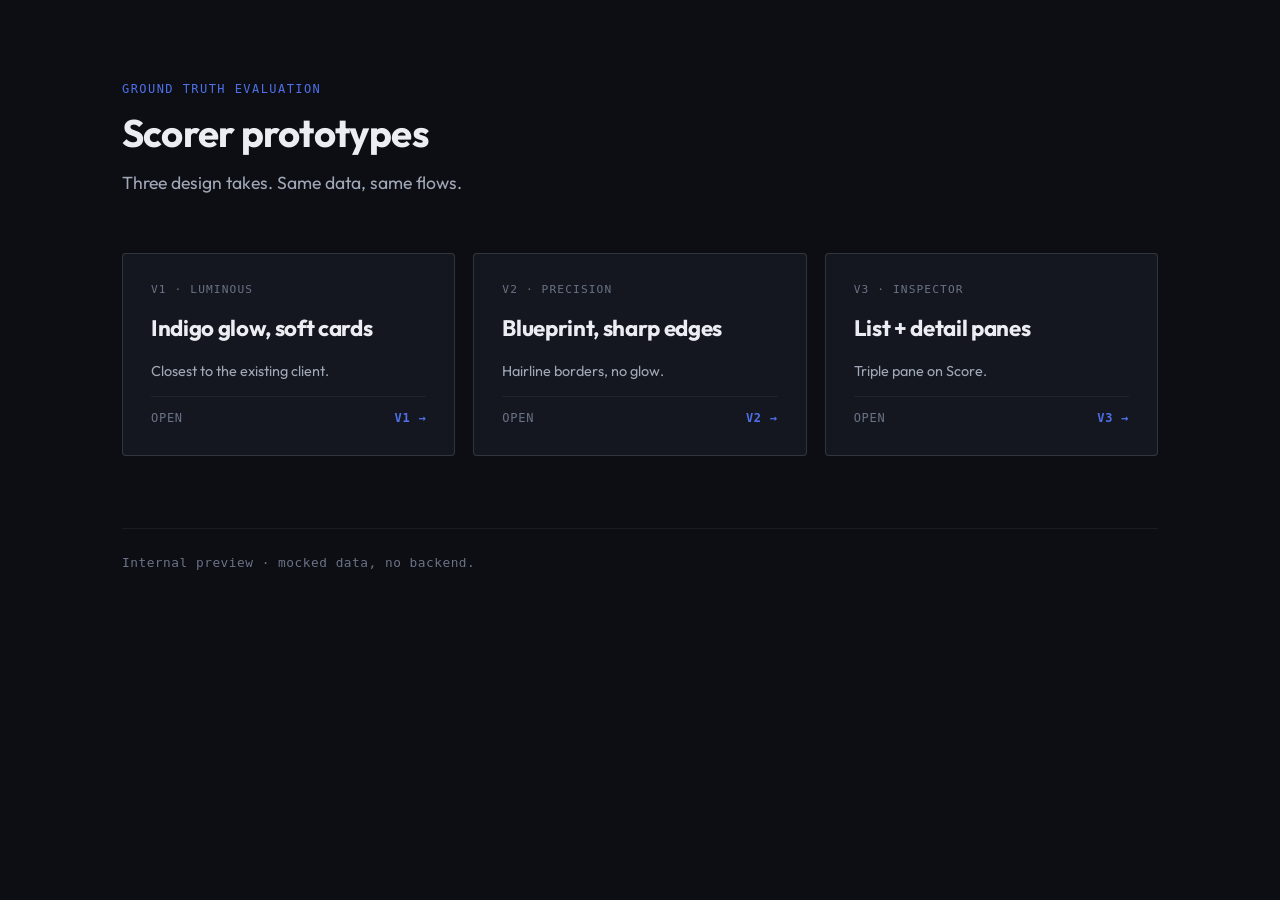
<file: index.html>
<!doctype html>
<html lang="en">
<head>
  <meta charset="utf-8">
  <meta name="viewport" content="width=device-width,initial-scale=1">
  <title>Scorer Prototypes · Ground Truth Evaluation</title>
  <link rel="preconnect" href="https://fonts.googleapis.com">
  <link rel="preconnect" href="https://fonts.gstatic.com" crossorigin>
  <link href="https://fonts.googleapis.com/css2?family=Outfit:wght@300;400;600;700&display=swap" rel="stylesheet">
  <style>
    :root {
      color-scheme: dark;
      --bg: #0c0e13;
      --card: #14171f;
      --card-2: #1a1e27;
      --border: rgba(255, 255, 255, 0.13);
      --text: #ebedf2;
      --text-2: #a0a7b6;
      --text-3: #6a7286;
      --accent: #4f70e8;
      --mono: ui-monospace, "SF Mono", Menlo, monospace;
    }
    * { box-sizing: border-box; }
    html, body { margin: 0; padding: 0; min-height: 100vh; }
    body {
      background: var(--bg);
      color: var(--text);
      font-family: "Outfit", -apple-system, BlinkMacSystemFont, system-ui, sans-serif;
      line-height: 1.5;
      -webkit-font-smoothing: antialiased;
    }
    .wrap {
      max-width: 1100px;
      margin: 0 auto;
      padding: 80px 32px 64px;
    }
    .eyebrow {
      font-family: var(--mono);
      font-size: 0.75rem;
      letter-spacing: 0.12em;
      text-transform: uppercase;
      color: var(--accent);
      font-weight: 500;
      margin-bottom: 14px;
    }
    h1 {
      font-size: 2.4rem;
      font-weight: 700;
      letter-spacing: -0.02em;
      line-height: 1.1;
      margin: 0 0 16px;
    }
    .lede {
      color: var(--text-2);
      font-size: 1.1rem;
      max-width: 64ch;
      margin: 0 0 56px;
    }
    .grid {
      display: grid;
      grid-template-columns: repeat(auto-fit, minmax(300px, 1fr));
      gap: 18px;
    }
    .card {
      display: flex;
      flex-direction: column;
      gap: 14px;
      padding: 28px;
      background: var(--card);
      border: 1px solid var(--border);
      border-radius: 4px;
      text-decoration: none;
      color: inherit;
      transition: border-color 150ms, background 150ms;
    }
    .card:hover {
      border-color: var(--accent);
      background: var(--card-2);
    }
    .card__tag {
      font-family: var(--mono);
      font-size: 0.7rem;
      letter-spacing: 0.10em;
      text-transform: uppercase;
      color: var(--text-3);
      font-weight: 500;
    }
    .card__title {
      font-size: 1.4rem;
      font-weight: 700;
      letter-spacing: -0.015em;
    }
    .card__sub {
      color: var(--text-2);
      font-size: 0.9rem;
      line-height: 1.55;
    }
    .card__meta {
      display: flex;
      flex-wrap: wrap;
      gap: 6px;
      margin-top: 6px;
    }
    .pill {
      font-family: var(--mono);
      font-size: 0.7rem;
      letter-spacing: 0.06em;
      text-transform: uppercase;
      color: var(--text-2);
      padding: 3px 9px;
      border: 1px solid var(--border);
      border-radius: 3px;
    }
    .pill--accent { color: var(--accent); border-color: rgba(79, 112, 232, 0.45); }
    .card__footer {
      display: flex;
      justify-content: space-between;
      align-items: center;
      margin-top: auto;
      padding-top: 12px;
      border-top: 1px solid rgba(255, 255, 255, 0.05);
      font-family: var(--mono);
      font-size: 0.75rem;
      letter-spacing: 0.06em;
      color: var(--text-3);
      text-transform: uppercase;
    }
    .card__cta {
      color: var(--accent);
      font-weight: 600;
    }
    .footer {
      margin-top: 72px;
      padding-top: 24px;
      border-top: 1px solid rgba(255, 255, 255, 0.06);
      font-family: var(--mono);
      font-size: 0.8rem;
      color: var(--text-3);
      letter-spacing: 0.04em;
    }
    .footer a { color: var(--accent); text-decoration: none; }
  </style>
</head>
<body>
  <div class="wrap">
    <div class="eyebrow">Ground Truth Evaluation</div>
    <h1>Scorer prototypes</h1>
    <p class="lede">Three design takes. Same data, same flows.</p>

    <div class="grid">
      <a class="card" href="v1/index.html">
        <span class="card__tag">v1 · Luminous</span>
        <span class="card__title">Indigo glow, soft cards</span>
        <span class="card__sub">Closest to the existing client.</span>
        <div class="card__footer">
          <span>Open</span>
          <span class="card__cta">v1 →</span>
        </div>
      </a>

      <a class="card" href="v2/index.html">
        <span class="card__tag">v2 · Precision</span>
        <span class="card__title">Blueprint, sharp edges</span>
        <span class="card__sub">Hairline borders, no glow.</span>
        <div class="card__footer">
          <span>Open</span>
          <span class="card__cta">v2 →</span>
        </div>
      </a>

      <a class="card" href="v3/index.html">
        <span class="card__tag">v3 · Inspector</span>
        <span class="card__title">List + detail panes</span>
        <span class="card__sub">Triple pane on Score.</span>
        <div class="card__footer">
          <span>Open</span>
          <span class="card__cta">v3 →</span>
        </div>
      </a>
    </div>

    <div class="footer">Internal preview · mocked data, no backend.</div>
  </div>
</body>
</html>
</file>
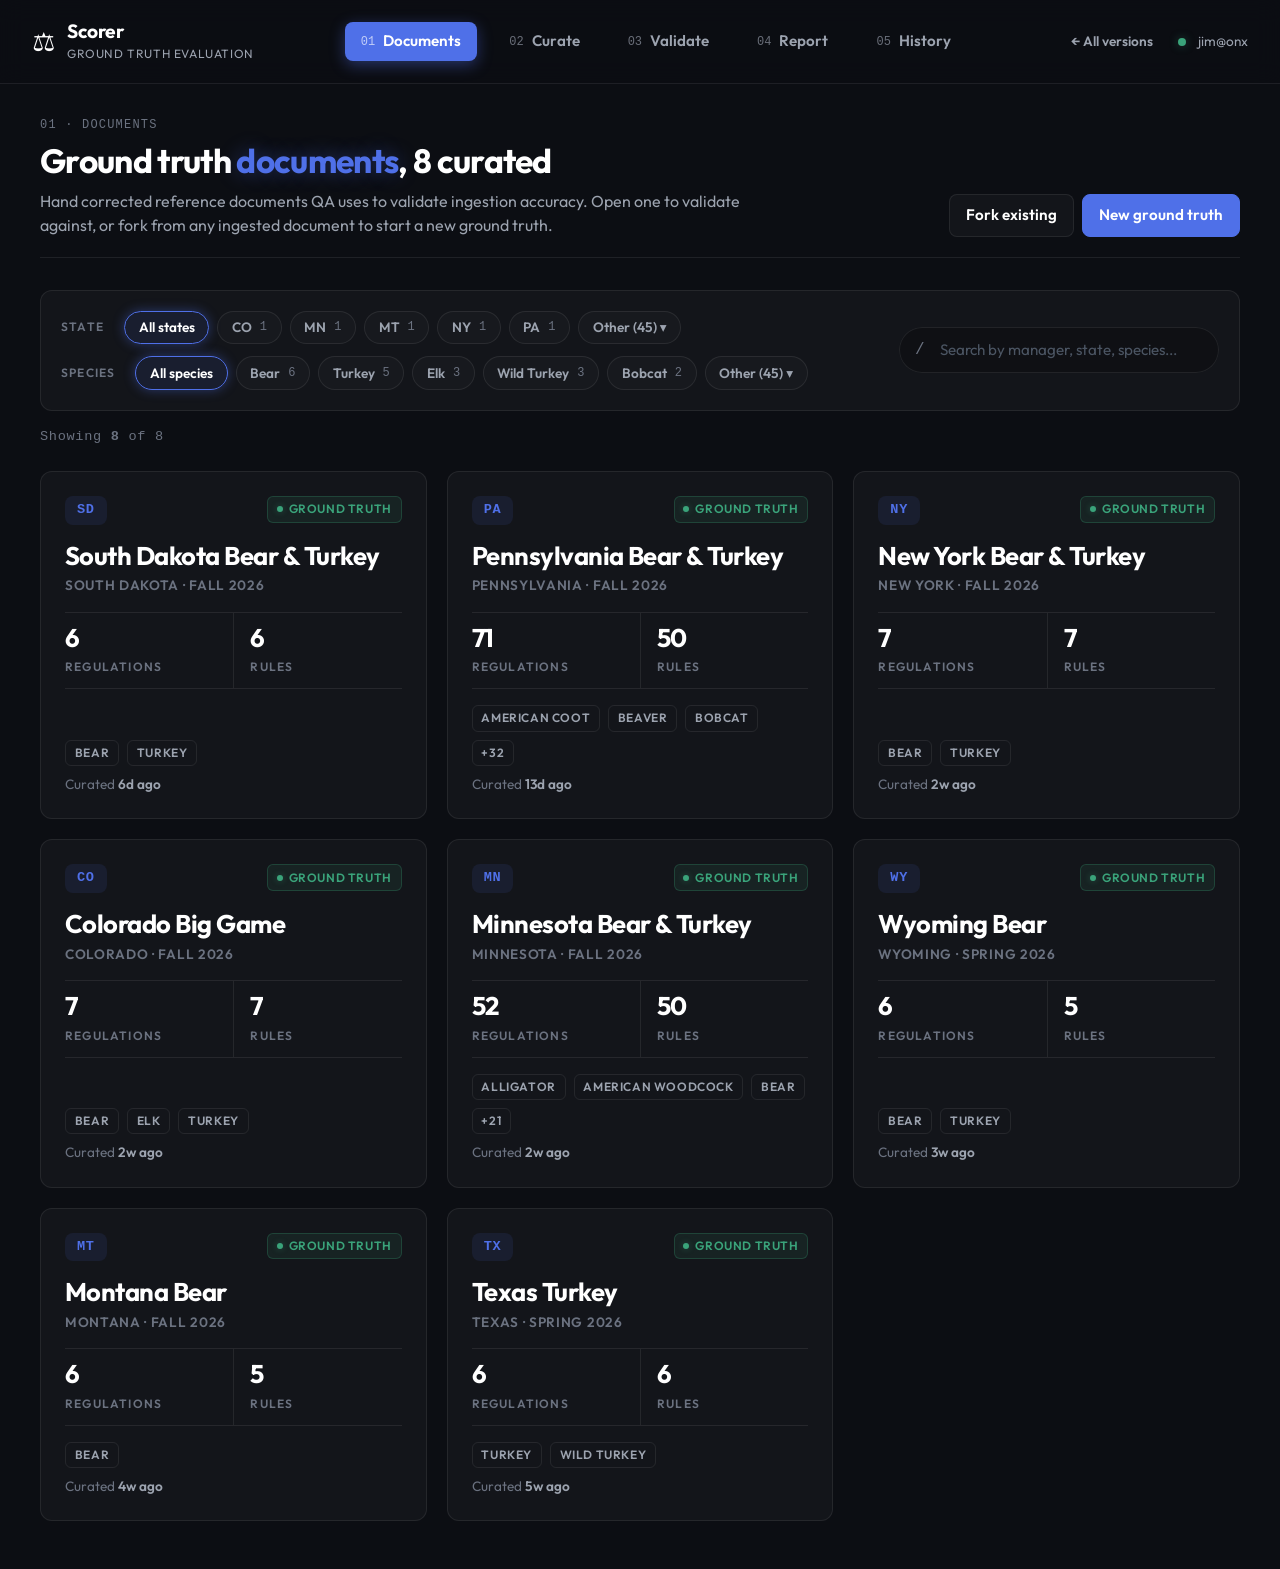
<file: v1/index.html>
<!doctype html>
<html lang="en">
<head>
  <meta charset="utf-8">
  <meta name="viewport" content="width=device-width,initial-scale=1">
  <title>Scorer, Ground Truth Evaluation</title>
  <link rel="preconnect" href="https://fonts.googleapis.com">
  <link rel="preconnect" href="https://fonts.gstatic.com" crossorigin>
  <link href="https://fonts.googleapis.com/css2?family=Outfit:wght@300;400;600;700&display=swap" rel="stylesheet">
  <link rel="stylesheet" href="styles/tokens.css">
  <link rel="stylesheet" href="styles/base.css">
  <link rel="stylesheet" href="styles/components.css">
</head>
<body>
  <div class="app">
    <header class="stage-rail" role="banner">
      <div class="stage-rail__brand">
        <div class="stage-rail__seal" aria-hidden="true">⚖️</div>
        <div>
          <div class="stage-rail__title">Scorer</div>
          <div class="stage-rail__subtitle">Ground Truth Evaluation</div>
        </div>
      </div>
      <nav class="stages" aria-label="Stages">
        <a class="stages__item" data-route="library" href="#library">
          <span class="stages__index">01</span><span>Documents</span>
        </a>
        <span class="stages__sep" aria-hidden="true"></span>
        <a class="stages__item" data-route="create" href="#create">
          <span class="stages__index">02</span><span>Curate</span>
        </a>
        <span class="stages__sep" aria-hidden="true"></span>
        <a class="stages__item" data-route="score" href="#score">
          <span class="stages__index">03</span><span>Validate</span>
        </a>
        <span class="stages__sep" aria-hidden="true"></span>
        <a class="stages__item" data-route="report" href="#report">
          <span class="stages__index">04</span><span>Report</span>
        </a>
        <span class="stages__sep" aria-hidden="true"></span>
        <a class="stages__item" data-route="history" href="#history">
          <span class="stages__index">05</span><span>History</span>
        </a>
      </nav>
      <div class="stage-rail__user">
        <a class="btn btn--ghost btn--sm" href="../" title="Back to versions picker">← All versions</a>
        <span class="stage-rail__user-dot" aria-hidden="true"></span>
        <span>jim@onx</span>
      </div>
    </header>

    <main>
      <section class="view" data-view="library" id="view-library"></section>
      <section class="view" data-view="create" id="view-create"></section>
      <section class="view" data-view="score" id="view-score"></section>
      <section class="view" data-view="report" id="view-report"></section>
      <section class="view" data-view="history" id="view-history"></section>
    </main>
  </div>

  <script src="scripts/data.js"></script>
  <script src="scripts/multi-filter.js"></script>
  <script src="scripts/router.js"></script>
  <script src="scripts/views/library.js"></script>
  <script src="scripts/views/create.js"></script>
  <script src="scripts/views/score.js"></script>
  <script src="scripts/views/report.js"></script>
  <script src="scripts/views/history.js"></script>
  <script>
    window.Scorer.router.init();
  </script>
</body>
</html>
</file>
<file: v1/styles/tokens.css>
:root {
  color-scheme: dark;

  --bg-dark: #0c0e13;
  --bg-elev-1: rgba(255, 255, 255, 0.02);
  --bg-elev-2: rgba(255, 255, 255, 0.03);
  --bg-elev-3: rgba(255, 255, 255, 0.05);
  --bg-inset:  rgba(0, 0, 0, 0.20);

  --card-bg: rgba(255, 255, 255, 0.03);
  --card-border: rgba(255, 255, 255, 0.08);
  --card-border-strong: rgba(255, 255, 255, 0.14);

  --text-primary:   #ffffff;
  --text-secondary: #9ca3af;
  --text-tertiary:  #6b7280;
  --text-muted:     #4b5563;

  --accent: #4f70e8;
  --accent-hover: #6884ec;
  --accent-glow: rgba(79, 112, 232, 0.40);
  --accent-soft: rgba(79, 112, 232, 0.10);
  --accent-softer: rgba(79, 112, 232, 0.05);

  --status-pending:   #94a3b8;
  --status-running:   #4f70e8;
  --status-completed: #3aa37a;
  --status-failed:    #d04545;
  --status-cancelled: #d4a017;
  --status-paused:    #8b5cf6;

  --status-correct: var(--status-completed);
  --status-missing: var(--status-cancelled);
  --status-extra:   var(--status-failed);

  --status-correct-soft: rgba(58, 163, 122, 0.10);
  --status-missing-soft: rgba(212, 160, 23, 0.10);
  --status-extra-soft:   rgba(208, 69, 69, 0.10);

  --status-correct-glow: rgba(58, 163, 122, 0.40);
  --status-missing-glow: rgba(212, 160, 23, 0.40);
  --status-extra-glow:   rgba(208, 69, 69, 0.40);

  --space-1: 4px;
  --space-2: 8px;
  --space-3: 12px;
  --space-4: 16px;
  --space-5: 20px;
  --space-6: 24px;
  --space-7: 28px;
  --space-8: 32px;
  --space-10: 40px;
  --space-12: 48px;
  --space-16: 64px;

  --radius-sm: 6px;
  --radius-md: 8px;
  --radius-lg: 12px;
  --radius-xl: 20px;
  --radius-pill: 999px;

  --font-ui: "Outfit", -apple-system, BlinkMacSystemFont, "Segoe UI", system-ui, sans-serif;
  --font-mono: ui-monospace, "SF Mono", Menlo, Monaco, "Cascadia Mono", monospace;

  --fs-xxs: 0.75rem;
  --fs-xs:  0.85rem;
  --fs-sm:  0.95rem;
  --fs-base: 1rem;
  --fs-md: 1.1rem;
  --fs-lg: 1.25rem;
  --fs-xl: 1.6rem;
  --fs-2xl: 2.1rem;
  --fs-3xl: 2.75rem;

  --tracking-tight: -0.02em;
  --tracking-normal: 0;
  --tracking-wide: 0.05em;
  --tracking-wider: 0.10em;

  --duration-fast: 150ms;
  --duration-base: 200ms;
  --duration-slow: 300ms;
  --ease-out: cubic-bezier(0.4, 0, 0.2, 1);
  --ease-emph: cubic-bezier(0.16, 1, 0.3, 1);
}
</file>
<file: v1/styles/base.css>
*, *::before, *::after { box-sizing: border-box; }

html, body {
  margin: 0;
  padding: 0;
  background-color: var(--bg-dark);
  color: var(--text-primary);
  font-family: var(--font-ui);
  font-size: var(--fs-base);
  line-height: 1.5;
  -webkit-font-smoothing: antialiased;
  -webkit-tap-highlight-color: transparent;
  min-height: 100vh;
}

body::before {
  content: "";
  position: fixed;
  top: -50%;
  left: -50%;
  width: 200%;
  height: 200%;
  background: radial-gradient(circle at center, rgba(99, 102, 241, 0.08) 0%, transparent 50%);
  z-index: -1;
  pointer-events: none;
}

a {
  color: inherit;
  text-decoration: none;
}

button, input, textarea, select, [role="button"] {
  touch-action: manipulation;
}

button {
  font: inherit;
  color: inherit;
  background: none;
  border: 0;
  cursor: pointer;
  padding: 0;
}

input, textarea, select {
  font: inherit;
  color: inherit;
}

input[type="checkbox"] {
  accent-color: var(--accent);
  width: 16px;
  height: 16px;
  cursor: pointer;
}

input:focus-visible,
textarea:focus-visible,
button:focus-visible,
[role="button"]:focus-visible {
  outline: 1px solid var(--accent);
  outline-offset: 2px;
}

::selection {
  background: var(--accent-soft);
  color: var(--text-primary);
}

h1, h2, h3, h4 {
  margin: 0;
  font-weight: 700;
  letter-spacing: var(--tracking-tight);
}

h1 {
  font-size: var(--fs-2xl);
  line-height: 1.15;
}

h2 {
  font-size: var(--fs-xl);
  font-weight: 600;
}

h3 {
  font-size: var(--fs-lg);
  font-weight: 600;
}

p { margin: 0; }

.highlight {
  color: var(--accent);
  text-shadow: 0 0 20px var(--accent-glow);
}

.app {
  display: grid;
  grid-template-rows: auto 1fr;
  min-height: 100vh;
}

.view {
  display: none;
  padding: var(--space-8) var(--space-10) var(--space-12);
  max-width: 1400px;
  margin: 0 auto;
  width: 100%;
}

.view[data-active] {
  display: block;
}

.view-header {
  display: flex;
  align-items: flex-end;
  justify-content: space-between;
  gap: var(--space-6);
  margin-bottom: var(--space-8);
  padding-bottom: var(--space-5);
  border-bottom: 1px solid var(--card-border);
}

.view-header__intro {
  display: flex;
  flex-direction: column;
  gap: var(--space-2);
}

.view-eyebrow {
  font-family: var(--font-mono);
  font-size: var(--fs-xxs);
  letter-spacing: var(--tracking-wider);
  text-transform: uppercase;
  color: var(--text-tertiary);
}

.view-lede {
  color: var(--text-secondary);
  font-size: var(--fs-base);
  max-width: 64ch;
}
</file>
<file: v1/styles/components.css>
/* Stage rail (top header nav) */
.stage-rail {
  display: grid;
  grid-template-columns: auto 1fr auto;
  align-items: center;
  gap: var(--space-8);
  padding: var(--space-5) var(--space-8);
  border-bottom: 1px solid var(--card-border);
  background: rgba(12, 14, 19, 0.85);
  backdrop-filter: blur(12px);
  position: sticky;
  top: 0;
  z-index: 100;
}

.stage-rail__brand {
  display: flex;
  align-items: center;
  gap: var(--space-3);
}

.stage-rail__seal {
  font-size: 1.6rem;
  line-height: 1;
}

.stage-rail__title {
  font-size: 1.2rem;
  font-weight: 700;
  letter-spacing: var(--tracking-tight);
  line-height: 1.2;
}

.stage-rail__subtitle {
  font-size: var(--fs-xxs);
  letter-spacing: var(--tracking-wide);
  text-transform: uppercase;
  color: var(--text-secondary);
  margin-top: 2px;
}

.stages {
  display: flex;
  align-items: center;
  gap: var(--space-2);
  justify-content: center;
}

.stages__item {
  display: flex;
  align-items: center;
  gap: var(--space-2);
  padding: var(--space-2) var(--space-4);
  font-size: var(--fs-sm);
  font-weight: 600;
  color: var(--text-secondary);
  border-radius: var(--radius-md);
  transition: color var(--duration-base) var(--ease-out), background var(--duration-base) var(--ease-out);
}

.stages__item:hover {
  color: var(--text-primary);
  background: rgba(255, 255, 255, 0.05);
}

.stages__item[aria-current="page"] {
  color: var(--text-primary);
  background: var(--accent);
  box-shadow: 0 4px 15px var(--accent-glow);
}

.stages__index {
  font-family: var(--font-mono);
  font-size: var(--fs-xxs);
  font-weight: 400;
  opacity: 0.65;
}

.stage-rail__user {
  display: flex;
  align-items: center;
  gap: var(--space-3);
  font-size: var(--fs-xs);
  color: var(--text-secondary);
}

.stage-rail__user-dot {
  width: 8px;
  height: 8px;
  border-radius: 50%;
  background: var(--status-completed);
  box-shadow: 0 0 10px var(--status-correct-glow);
}

/* Buttons */
.btn {
  display: inline-flex;
  align-items: center;
  gap: var(--space-2);
  padding: 0.55rem 1rem;
  font-size: var(--fs-sm);
  font-weight: 600;
  border-radius: var(--radius-md);
  border: 1px solid var(--card-border);
  background: var(--card-bg);
  color: var(--text-primary);
  transition: background var(--duration-fast) var(--ease-out), border-color var(--duration-fast) var(--ease-out), box-shadow var(--duration-fast) var(--ease-out), transform var(--duration-fast) var(--ease-out);
}

.btn:hover {
  background: var(--bg-elev-3);
  border-color: var(--card-border-strong);
}

.btn--primary {
  background: var(--accent);
  border-color: var(--accent);
  color: var(--text-primary);
}

.btn--primary:hover {
  background: var(--accent-hover);
  border-color: var(--accent-hover);
  box-shadow: 0 4px 15px var(--accent-glow);
}

.btn--ghost {
  background: transparent;
  border-color: transparent;
  color: var(--text-secondary);
}

.btn--ghost:hover {
  color: var(--text-primary);
  background: rgba(255, 255, 255, 0.05);
  border-color: var(--card-border);
}

.btn--sm {
  padding: 0.35rem 0.75rem;
  font-size: var(--fs-xs);
}

.btn--danger {
  background: transparent;
  border-color: var(--status-extra-line);
  color: var(--status-extra);
}

.btn--danger:hover {
  background: var(--status-extra-soft);
  border-color: var(--status-extra);
  color: var(--status-extra);
  box-shadow: 0 0 12px var(--status-extra-glow);
}

.btn[disabled] {
  opacity: 0.4;
  cursor: not-allowed;
}

.btn[disabled]:hover {
  background: var(--card-bg);
  border-color: var(--card-border);
  box-shadow: none;
}

.btn__kbd {
  font-family: var(--font-mono);
  font-size: var(--fs-xxs);
  color: var(--text-tertiary);
  border: 1px solid var(--card-border);
  padding: 1px 5px;
  border-radius: var(--radius-sm);
  margin-left: var(--space-1);
}

/* Inputs */
.input {
  width: 100%;
  padding: 0.65rem 0.95rem;
  background: rgba(0, 0, 0, 0.20);
  border: 1px solid var(--card-border);
  border-radius: var(--radius-md);
  font-size: var(--fs-sm);
  color: var(--text-primary);
  transition: border-color var(--duration-fast) var(--ease-out), box-shadow var(--duration-fast) var(--ease-out);
  font-family: inherit;
}

.input::placeholder {
  color: var(--text-muted);
}

.input:focus-visible {
  outline: none;
  border-color: var(--accent);
  box-shadow: 0 0 15px var(--accent-glow);
}

.search {
  position: relative;
  width: 320px;
  flex-shrink: 0;
  border-radius: var(--radius-pill);
  overflow: hidden;
}

.search__icon {
  position: absolute;
  left: 1rem;
  top: 50%;
  transform: translateY(-50%);
  color: var(--text-tertiary);
  pointer-events: none;
  font-family: var(--font-mono);
}

.search .input {
  padding-left: 2.5rem;
  border-radius: inherit;
}

.textarea {
  width: 100%;
  padding: var(--space-4);
  background: rgba(0, 0, 0, 0.20);
  border: 1px solid var(--card-border);
  border-radius: var(--radius-md);
  color: var(--text-primary);
  font-family: var(--font-mono);
  font-size: var(--fs-xs);
  line-height: 1.6;
  resize: vertical;
  min-height: 280px;
}

.textarea:focus-visible {
  outline: none;
  border-color: var(--accent);
  box-shadow: 0 0 15px var(--accent-glow);
}

/* Chips (filters) */
.chip-row {
  display: flex;
  align-items: center;
  gap: var(--space-2);
  flex-wrap: wrap;
}

.chip-group__label {
  font-size: var(--fs-xxs);
  letter-spacing: var(--tracking-wider);
  text-transform: uppercase;
  color: var(--text-tertiary);
  margin-right: var(--space-2);
  font-weight: 600;
}

.chip {
  display: inline-flex;
  align-items: center;
  gap: var(--space-2);
  padding: 0.35rem 0.85rem;
  font-size: var(--fs-xs);
  font-weight: 600;
  border: 1px solid var(--card-border);
  border-radius: var(--radius-pill);
  color: var(--text-secondary);
  background: var(--bg-elev-1);
  transition: border-color var(--duration-fast) var(--ease-out), background var(--duration-fast) var(--ease-out), color var(--duration-fast) var(--ease-out), box-shadow var(--duration-fast) var(--ease-out);
}

.chip:hover {
  color: var(--text-primary);
  border-color: var(--card-border-strong);
}

.chip[aria-pressed="true"] {
  color: var(--text-primary);
  background: var(--accent-soft);
  border-color: var(--accent);
  box-shadow: 0 0 12px var(--accent-glow);
}

.chip__count {
  font-size: var(--fs-xxs);
  font-family: var(--font-mono);
  font-weight: 400;
  color: var(--text-tertiary);
}

.chip[aria-pressed="true"] .chip__count { color: var(--accent); }

/* Manager card (field-manual style adapted to indigo dark) */
.cards-grid {
  display: grid;
  grid-template-columns: repeat(auto-fill, minmax(340px, 1fr));
  gap: var(--space-5);
  margin-top: var(--space-6);
}

.manager-card {
  position: relative;
  display: grid;
  grid-template-rows: auto auto 1fr auto;
  gap: var(--space-4);
  padding: var(--space-6);
  background: var(--card-bg);
  border: 1px solid var(--card-border);
  border-radius: var(--radius-lg);
  transition: border-color var(--duration-base) var(--ease-out), background var(--duration-base) var(--ease-out), box-shadow var(--duration-base) var(--ease-out);
  text-align: left;
  cursor: pointer;
  width: 100%;
  font-family: inherit;
}

.manager-card:hover {
  border-color: var(--accent);
  box-shadow: 0 0 30px rgba(79, 112, 232, 0.10);
}

.manager-card--selected {
  border-color: var(--accent);
  background: var(--accent-softer);
  box-shadow: 0 0 30px rgba(79, 112, 232, 0.15);
}

.manager-card__head {
  display: flex;
  align-items: flex-start;
  justify-content: space-between;
  gap: var(--space-3);
}

.manager-card__seal {
  background: var(--accent-soft);
  color: var(--accent);
  padding: 0.25rem 0.75rem;
  border-radius: var(--radius-md);
  font-weight: 700;
  font-size: var(--fs-xs);
  letter-spacing: var(--tracking-wide);
  font-family: var(--font-mono);
}

.manager-card__truth-flag {
  display: inline-flex;
  align-items: center;
  gap: 6px;
  font-size: var(--fs-xxs);
  font-weight: 600;
  letter-spacing: var(--tracking-wide);
  text-transform: uppercase;
  color: var(--status-completed);
  padding: 0.2rem 0.55rem;
  border-radius: var(--radius-sm);
  background: rgba(58, 163, 122, 0.10);
  border: 1px solid rgba(58, 163, 122, 0.25);
}

.manager-card__truth-flag::before {
  content: "";
  width: 6px;
  height: 6px;
  background: var(--status-completed);
  border-radius: 50%;
  box-shadow: 0 0 6px var(--status-correct-glow);
}

.manager-card__draft-flag {
  display: inline-flex;
  align-items: center;
  gap: 6px;
  font-size: var(--fs-xxs);
  font-weight: 600;
  letter-spacing: var(--tracking-wide);
  text-transform: uppercase;
  color: var(--status-cancelled);
  padding: 0.2rem 0.55rem;
  border-radius: var(--radius-sm);
  border: 1px dashed rgba(212, 160, 23, 0.4);
}

.manager-card__name {
  font-size: var(--fs-xl);
  font-weight: 700;
  color: var(--text-primary);
  letter-spacing: var(--tracking-tight);
  line-height: 1.2;
}

.manager-card__locale {
  font-size: var(--fs-xs);
  letter-spacing: var(--tracking-wide);
  text-transform: uppercase;
  color: var(--text-tertiary);
  font-weight: 600;
  margin-top: 4px;
}

.manager-card__counts {
  display: grid;
  grid-template-columns: 1fr 1fr;
  border-top: 1px solid var(--card-border);
  border-bottom: 1px solid var(--card-border);
}

.manager-card__count {
  display: flex;
  flex-direction: column;
  gap: 2px;
  padding: var(--space-3) 0;
}

.manager-card__count + .manager-card__count {
  border-left: 1px solid var(--card-border);
  padding-left: var(--space-4);
}

.manager-card__count-num {
  font-size: var(--fs-xl);
  color: var(--text-primary);
  font-weight: 700;
  letter-spacing: var(--tracking-tight);
  line-height: 1;
}

.manager-card__count-label {
  font-size: var(--fs-xxs);
  letter-spacing: var(--tracking-wider);
  text-transform: uppercase;
  color: var(--text-tertiary);
  font-weight: 600;
  margin-top: 6px;
}

.manager-card__species {
  display: flex;
  gap: var(--space-2);
  flex-wrap: wrap;
}

.manager-card__species-tag {
  font-size: var(--fs-xxs);
  font-weight: 600;
  letter-spacing: var(--tracking-wide);
  text-transform: uppercase;
  color: var(--text-secondary);
  padding: 0.2rem 0.55rem;
  border: 1px solid var(--card-border);
  border-radius: var(--radius-sm);
  white-space: nowrap;
}

.manager-card__foot {
  display: flex;
  flex-direction: column;
  gap: var(--space-2);
  font-size: var(--fs-xs);
  color: var(--text-tertiary);
}

.manager-card__foot > div:last-child {
  align-self: flex-start;
  white-space: nowrap;
}

.manager-card__foot strong {
  color: var(--text-secondary);
  font-weight: 600;
}

/* Toolbar */
.toolbar {
  display: grid;
  grid-template-columns: 1fr auto;
  align-items: center;
  gap: var(--space-5);
  padding: var(--space-5);
  background: var(--card-bg);
  border: 1px solid var(--card-border);
  border-radius: var(--radius-lg);
}

.toolbar__filters {
  display: flex;
  flex-direction: column;
  gap: var(--space-3);
}

.toolbar__row {
  display: flex;
  align-items: center;
  gap: var(--space-3);
  flex-wrap: wrap;
}

.toolbar__divider {
  width: 1px;
  height: 18px;
  background: var(--card-border);
}

.toolbar__count {
  font-size: var(--fs-xs);
  color: var(--text-tertiary);
  letter-spacing: var(--tracking-wide);
  font-family: var(--font-mono);
}

/* Harvest tag (signature element) */
.tag {
  --tag-color: var(--text-secondary);
  --tag-bg: var(--card-bg);
  --tag-border: var(--card-border);
  position: relative;
  display: grid;
  grid-template-columns: auto 1fr auto;
  gap: var(--space-3);
  align-items: center;
  padding: var(--space-3) var(--space-4);
  background: var(--tag-bg);
  border: 1px solid var(--tag-border);
  border-radius: var(--radius-md);
  transition: border-color var(--duration-fast) var(--ease-out), background var(--duration-fast) var(--ease-out);
  text-align: left;
  width: 100%;
  font-family: inherit;
}

.tag::before {
  content: "";
  width: 8px;
  height: 8px;
  background: var(--tag-color);
  border-radius: 50%;
  box-shadow: 0 0 8px color-mix(in srgb, var(--tag-color) 60%, transparent);
  flex-shrink: 0;
}

.tag__body {
  display: flex;
  flex-direction: column;
  gap: 4px;
  min-width: 0;
}

.tag__head {
  display: flex;
  align-items: center;
  gap: var(--space-3);
  font-family: var(--font-mono);
  font-size: var(--fs-xxs);
  letter-spacing: var(--tracking-wide);
  text-transform: uppercase;
  color: var(--text-tertiary);
}

.tag__id {
  color: var(--tag-color);
  font-weight: 500;
}

.tag__sep {
  color: var(--text-muted);
}

.tag__summary {
  font-size: var(--fs-sm);
  color: var(--text-primary);
  line-height: 1.4;
  font-weight: 500;
}

.tag__check {
  width: 18px;
  height: 18px;
  border-radius: var(--radius-sm);
  border: 1px solid var(--card-border);
  display: grid;
  place-items: center;
  background: rgba(0, 0, 0, 0.20);
  font-family: var(--font-mono);
  font-size: 11px;
  color: transparent;
  transition: background var(--duration-fast) var(--ease-out), border-color var(--duration-fast) var(--ease-out), color var(--duration-fast) var(--ease-out);
  flex-shrink: 0;
}

.tag[aria-pressed="true"] .tag__check {
  background: var(--accent);
  border-color: var(--accent);
  color: var(--text-primary);
}

.tag[aria-pressed="true"] {
  border-color: var(--accent);
  background: var(--accent-softer);
}

.tag--correct {
  --tag-color: var(--status-correct);
  --tag-bg: var(--status-correct-soft);
  --tag-border: rgba(58, 163, 122, 0.30);
}

.tag--missing {
  --tag-color: var(--status-missing);
  --tag-bg: transparent;
  --tag-border: rgba(212, 160, 23, 0.45);
  border-style: dashed;
}

.tag--missing .tag__summary {
  color: var(--text-secondary);
}

.tag--extra {
  --tag-color: var(--status-extra);
  --tag-bg: var(--status-extra-soft);
  --tag-border: rgba(208, 69, 69, 0.35);
}

.tag-stack {
  display: flex;
  flex-direction: column;
  gap: var(--space-2);
}

/* Bucket headline (report) */
.bucket-row {
  display: grid;
  grid-template-columns: repeat(3, 1fr);
  gap: var(--space-4);
  margin-bottom: var(--space-8);
}

.bucket {
  position: relative;
  padding: var(--space-6);
  background: var(--card-bg);
  border: 1px solid var(--card-border);
  border-radius: var(--radius-lg);
  display: flex;
  flex-direction: column;
  gap: var(--space-3);
  cursor: pointer;
  transition: border-color var(--duration-base) var(--ease-out), background var(--duration-base) var(--ease-out), box-shadow var(--duration-base) var(--ease-out);
  text-align: left;
  font-family: inherit;
  overflow: hidden;
}

.bucket::before {
  content: "";
  position: absolute;
  top: 0;
  left: 0;
  right: 0;
  height: 3px;
  background: var(--bucket-color);
  box-shadow: 0 0 12px var(--bucket-glow);
}

.bucket--correct { --bucket-color: var(--status-correct); --bucket-glow: var(--status-correct-glow); }
.bucket--missing { --bucket-color: var(--status-missing); --bucket-glow: var(--status-missing-glow); }
.bucket--extra   { --bucket-color: var(--status-extra);   --bucket-glow: var(--status-extra-glow); }

.bucket:hover {
  border-color: var(--bucket-color);
}

.bucket[aria-current="page"] {
  border-color: var(--bucket-color);
  background: rgba(255, 255, 255, 0.05);
  box-shadow: 0 0 30px var(--bucket-glow);
}

.bucket__label {
  font-size: var(--fs-xxs);
  letter-spacing: var(--tracking-wider);
  text-transform: uppercase;
  color: var(--text-tertiary);
  font-weight: 600;
}

.bucket__num {
  font-size: var(--fs-3xl);
  font-weight: 700;
  color: var(--bucket-color);
  letter-spacing: var(--tracking-tight);
  line-height: 1;
  text-shadow: 0 0 24px var(--bucket-glow);
}

.bucket__caption {
  font-size: var(--fs-xs);
  color: var(--text-secondary);
}

/* Score summary */
.score-summary {
  display: grid;
  grid-template-columns: auto 1fr auto;
  gap: var(--space-6);
  align-items: center;
  padding: var(--space-6);
  background: var(--card-bg);
  border: 1px solid var(--card-border);
  border-radius: var(--radius-lg);
  margin-bottom: var(--space-6);
}

.score-summary__value {
  font-size: 3.5rem;
  font-weight: 700;
  letter-spacing: var(--tracking-tight);
  color: var(--accent);
  line-height: 1;
  text-shadow: 0 0 24px var(--accent-glow);
}

.score-summary__label {
  font-size: var(--fs-xxs);
  letter-spacing: var(--tracking-wider);
  text-transform: uppercase;
  color: var(--text-tertiary);
  margin-top: 6px;
  font-weight: 600;
}

.score-summary__meta {
  display: flex;
  flex-direction: column;
  gap: 4px;
}

.score-summary__title {
  font-size: var(--fs-xl);
  font-weight: 700;
  color: var(--text-primary);
  letter-spacing: var(--tracking-tight);
}

.score-summary__sub {
  font-size: var(--fs-xs);
  color: var(--text-tertiary);
  letter-spacing: var(--tracking-wide);
  font-family: var(--font-mono);
}

.score-summary__actions {
  display: flex;
  gap: var(--space-2);
}

/* Section panels */
.panel {
  background: var(--card-bg);
  border: 1px solid var(--card-border);
  border-radius: var(--radius-lg);
  padding: var(--space-5);
}

.panel--inset {
  background: rgba(0, 0, 0, 0.20);
}

.panel__head {
  display: flex;
  align-items: center;
  justify-content: space-between;
  gap: var(--space-3);
  margin-bottom: var(--space-4);
  padding-bottom: var(--space-3);
  border-bottom: 1px solid var(--card-border);
}

.panel__title {
  display: flex;
  align-items: baseline;
  gap: var(--space-3);
}

.panel__title strong {
  font-size: var(--fs-md);
  font-weight: 700;
  color: var(--text-primary);
  letter-spacing: var(--tracking-tight);
}

.panel__title span {
  font-size: var(--fs-xxs);
  letter-spacing: var(--tracking-wider);
  text-transform: uppercase;
  color: var(--text-tertiary);
  font-weight: 600;
}

/* Collapsible groups */
.group {
  border-top: 1px solid var(--card-border);
}

.group:last-child {
  border-bottom: 1px solid var(--card-border);
}

.group__head {
  display: grid;
  grid-template-columns: auto 1fr auto auto;
  gap: var(--space-4);
  align-items: center;
  padding: var(--space-3) var(--space-2);
  width: 100%;
  text-align: left;
  cursor: pointer;
  transition: background var(--duration-fast) var(--ease-out);
  font-family: inherit;
}

.group__head:hover { background: rgba(255, 255, 255, 0.03); }

.group__caret {
  font-family: var(--font-mono);
  font-size: var(--fs-xs);
  color: var(--text-tertiary);
  width: 14px;
  display: inline-block;
  transition: transform var(--duration-base) var(--ease-out);
}

.group--open .group__caret {
  transform: rotate(90deg);
}

.group__name {
  font-size: var(--fs-sm);
  color: var(--text-primary);
  display: flex;
  align-items: center;
  gap: var(--space-3);
  font-weight: 600;
}

.group__name-eyebrow {
  font-size: var(--fs-xxs);
  letter-spacing: var(--tracking-wider);
  text-transform: uppercase;
  color: var(--text-tertiary);
  font-weight: 600;
}

.group__count {
  font-family: var(--font-mono);
  font-size: var(--fs-xs);
  color: var(--text-tertiary);
}

.group__count strong {
  color: var(--accent);
  font-weight: 600;
}

.group__toggle {
  font-size: var(--fs-xxs);
  letter-spacing: var(--tracking-wide);
  color: var(--text-tertiary);
  padding: 4px 10px;
  border: 1px solid var(--card-border);
  border-radius: var(--radius-sm);
  font-weight: 600;
  text-transform: uppercase;
}

.group__toggle:hover {
  color: var(--text-primary);
  border-color: var(--accent);
}

.group__body {
  display: none;
  padding: var(--space-3) 0 var(--space-4) 30px;
}

.group--open .group__body {
  display: block;
}

/* Score-stage layout (Flow B) */
.score-stage {
  display: grid;
  grid-template-columns: 1fr 1fr;
  gap: var(--space-6);
  align-items: start;
}

.score-stage__col {
  display: flex;
  flex-direction: column;
  gap: var(--space-4);
}

.input-card {
  background: var(--card-bg);
  border: 1px solid var(--card-border);
  border-radius: var(--radius-lg);
  padding: var(--space-5);
}

.input-card__head {
  display: flex;
  align-items: center;
  justify-content: space-between;
  gap: var(--space-3);
  margin-bottom: var(--space-4);
}

.format-toggle {
  display: inline-flex;
  background: rgba(0, 0, 0, 0.20);
  border: 1px solid var(--card-border);
  border-radius: var(--radius-md);
  padding: 3px;
}

.format-toggle__btn {
  padding: 0.3rem 0.75rem;
  font-size: var(--fs-xxs);
  letter-spacing: var(--tracking-wide);
  text-transform: uppercase;
  color: var(--text-tertiary);
  border-radius: var(--radius-sm);
  transition: background var(--duration-fast) var(--ease-out), color var(--duration-fast) var(--ease-out);
  font-weight: 600;
}

.format-toggle__btn[aria-pressed="true"] {
  background: var(--accent-soft);
  color: var(--accent);
}

/* Picked manager summary (Flow B) */
.picked-manager {
  display: grid;
  grid-template-columns: auto 1fr auto;
  gap: var(--space-4);
  padding: var(--space-4) var(--space-5);
  background: var(--accent-softer);
  border: 1px solid var(--accent);
  border-radius: var(--radius-lg);
  align-items: center;
  box-shadow: 0 0 20px rgba(79, 112, 232, 0.10);
}

.picked-manager__seal {
  background: var(--accent-soft);
  color: var(--accent);
  padding: 0.3rem 0.75rem;
  border-radius: var(--radius-md);
  font-weight: 700;
  font-size: var(--fs-xs);
  font-family: var(--font-mono);
  letter-spacing: var(--tracking-wide);
}

.picked-manager__name {
  font-size: var(--fs-md);
  font-weight: 700;
  color: var(--text-primary);
  letter-spacing: var(--tracking-tight);
}

.picked-manager__sub {
  font-size: var(--fs-xxs);
  letter-spacing: var(--tracking-wide);
  color: var(--text-secondary);
  text-transform: uppercase;
  font-weight: 600;
  margin-top: 2px;
}

/* Run bar */
.run-bar {
  position: sticky;
  bottom: var(--space-5);
  display: grid;
  grid-template-columns: 1fr auto;
  align-items: center;
  gap: var(--space-5);
  padding: var(--space-4) var(--space-5);
  background: rgba(12, 14, 19, 0.90);
  backdrop-filter: blur(12px);
  border: 1px solid var(--card-border-strong);
  border-radius: var(--radius-lg);
  margin-top: var(--space-5);
  box-shadow: 0 -8px 32px rgba(0, 0, 0, 0.4);
}

.run-bar__tally {
  display: flex;
  align-items: baseline;
  gap: var(--space-3);
}

.run-bar__num {
  font-size: var(--fs-2xl);
  color: var(--accent);
  font-weight: 700;
  letter-spacing: var(--tracking-tight);
  text-shadow: 0 0 16px var(--accent-glow);
}

.run-bar__label {
  font-size: var(--fs-xs);
  color: var(--text-tertiary);
  letter-spacing: var(--tracking-wide);
  font-family: var(--font-mono);
}

.run-bar__breakdown {
  font-family: var(--font-mono);
  font-size: var(--fs-xxs);
  letter-spacing: var(--tracking-wide);
  color: var(--text-tertiary);
  margin-left: var(--space-2);
}

/* Empty states */
.empty {
  display: flex;
  flex-direction: column;
  align-items: center;
  gap: var(--space-3);
  padding: var(--space-12) var(--space-6);
  text-align: center;
  border: 1px dashed var(--card-border);
  border-radius: var(--radius-lg);
  color: var(--text-tertiary);
  margin-top: var(--space-6);
}

.empty__title {
  font-size: var(--fs-lg);
  color: var(--text-secondary);
  font-weight: 700;
  letter-spacing: var(--tracking-tight);
}

.empty__body {
  max-width: 42ch;
  font-size: var(--fs-sm);
  color: var(--text-tertiary);
}

/* Combobox (autocomplete) */
.combobox {
  position: relative;
}

.combobox__list {
  position: absolute;
  top: calc(100% + 6px);
  left: 0;
  right: 0;
  background: rgba(12, 14, 19, 0.95);
  backdrop-filter: blur(20px);
  border: 1px solid var(--card-border-strong);
  border-radius: var(--radius-md);
  z-index: 5;
  max-height: 320px;
  overflow-y: auto;
  display: none;
  box-shadow: 0 12px 40px rgba(0, 0, 0, 0.5);
}

.combobox--open .combobox__list { display: block; }

.combobox__item {
  display: grid;
  grid-template-columns: auto 1fr auto;
  gap: var(--space-3);
  padding: var(--space-3) var(--space-4);
  align-items: center;
  cursor: pointer;
  border-bottom: 1px solid var(--card-border);
  width: 100%;
  text-align: left;
  font-family: inherit;
  background: transparent;
  transition: background var(--duration-fast) var(--ease-out);
}

.combobox__item:last-child { border-bottom: none; }

.combobox__item:hover, .combobox__item[aria-selected="true"] {
  background: var(--accent-soft);
}

.combobox__item-seal {
  background: var(--accent-soft);
  color: var(--accent);
  padding: 0.2rem 0.5rem;
  border-radius: var(--radius-sm);
  font-family: var(--font-mono);
  font-size: var(--fs-xxs);
  font-weight: 700;
  letter-spacing: var(--tracking-wide);
}

.combobox__item-name {
  font-size: var(--fs-sm);
  color: var(--text-primary);
  font-weight: 600;
}

.combobox__item-meta {
  font-family: var(--font-mono);
  font-size: var(--fs-xxs);
  color: var(--text-tertiary);
  letter-spacing: var(--tracking-wide);
}

/* Stat row */
.stat-row {
  display: flex;
  gap: var(--space-6);
  font-size: var(--fs-xs);
  color: var(--text-tertiary);
  letter-spacing: var(--tracking-wide);
  font-family: var(--font-mono);
}

.stat-row strong {
  color: var(--text-primary);
  font-weight: 600;
  margin-right: 4px;
}

/* Edit-state highlight (Flow A) */
.edit-row {
  display: grid;
  grid-template-columns: 200px 1fr auto;
  gap: var(--space-4);
  padding: var(--space-3) var(--space-4);
  align-items: center;
  border-top: 1px solid var(--card-border);
  position: relative;
}

.edit-row:last-child { border-bottom: 1px solid var(--card-border); }

.edit-row__label {
  font-size: var(--fs-xxs);
  letter-spacing: var(--tracking-wider);
  text-transform: uppercase;
  color: var(--text-tertiary);
  font-weight: 600;
}

.edit-row__value {
  font-size: var(--fs-sm);
  color: var(--text-primary);
  background: rgba(0, 0, 0, 0.20);
  border: 1px solid var(--card-border);
  padding: 0.55rem 0.75rem;
  border-radius: var(--radius-sm);
  width: 100%;
  font-family: inherit;
  transition: border-color var(--duration-fast) var(--ease-out), box-shadow var(--duration-fast) var(--ease-out);
}

.edit-row__value:hover {
  border-color: var(--card-border-strong);
}

.edit-row__value:focus-visible {
  outline: none;
  border-color: var(--accent);
  box-shadow: 0 0 12px var(--accent-glow);
}

.edit-row__value::placeholder {
  color: var(--text-muted);
}

.edit-row[data-state="copied"] .edit-row__value {
  border-color: rgba(212, 160, 23, 0.25);
}

.edit-row[data-state="edited"] .edit-row__value {
  border-color: rgba(58, 163, 122, 0.30);
}

.edit-row[data-state="new"] .edit-row__value {
  border-color: rgba(79, 112, 232, 0.35);
}

.edit-row__source {
  font-size: var(--fs-xxs);
  letter-spacing: var(--tracking-wide);
  text-transform: uppercase;
  color: var(--text-muted);
  display: inline-flex;
  align-items: center;
  gap: 6px;
  font-weight: 600;
}

.edit-row[data-state="copied"] .edit-row__source { color: var(--status-cancelled); }
.edit-row[data-state="copied"] .edit-row__value { color: var(--text-secondary); font-style: italic; }
.edit-row[data-state="edited"] .edit-row__source { color: var(--status-completed); }
.edit-row[data-state="new"] .edit-row__source { color: var(--accent); }

.edit-row[data-state="copied"]::before,
.edit-row[data-state="edited"]::before,
.edit-row[data-state="new"]::before {
  content: "";
  position: absolute;
  left: 0;
  top: var(--space-3);
  bottom: var(--space-3);
  width: 2px;
  border-radius: 1px;
}

.edit-row[data-state="copied"]::before { background: var(--status-cancelled); }
.edit-row[data-state="edited"]::before { background: var(--status-completed); }
.edit-row[data-state="new"]::before    { background: var(--accent); box-shadow: 0 0 8px var(--accent-glow); }

/* History */
.history-list {
  display: flex;
  flex-direction: column;
  gap: var(--space-3);
  margin-top: var(--space-5);
}

.history-row {
  display: grid;
  grid-template-columns: 100px 1fr 1fr auto auto;
  align-items: center;
  gap: var(--space-5);
  padding: var(--space-4) var(--space-5);
  background: var(--card-bg);
  border: 1px solid var(--card-border);
  border-radius: var(--radius-lg);
  cursor: pointer;
  transition: border-color var(--duration-base) var(--ease-out), background var(--duration-base) var(--ease-out);
}

.history-row:hover {
  border-color: var(--accent);
  background: var(--bg-elev-3);
}

.history-row__date {
  font-family: var(--font-mono);
  font-size: var(--fs-xs);
  color: var(--text-tertiary);
  letter-spacing: var(--tracking-wide);
}

.history-row__manager {
  font-size: var(--fs-md);
  font-weight: 700;
  color: var(--text-primary);
  letter-spacing: var(--tracking-tight);
}

.history-row__manager-sub {
  font-size: var(--fs-xxs);
  color: var(--text-tertiary);
  text-transform: uppercase;
  letter-spacing: var(--tracking-wide);
  margin-top: 2px;
  font-weight: 600;
}

.history-row__breakdown {
  display: flex;
  gap: var(--space-2);
  font-family: var(--font-mono);
  font-size: var(--fs-xs);
}

.history-row__chip {
  padding: 0.2rem 0.55rem;
  border-radius: var(--radius-sm);
  border: 1px solid var(--card-border);
}

.history-row__chip--correct { color: var(--status-correct); border-color: rgba(58, 163, 122, 0.30); background: rgba(58, 163, 122, 0.05); }
.history-row__chip--missing { color: var(--status-missing); border-color: rgba(212, 160, 23, 0.30); background: rgba(212, 160, 23, 0.05); }
.history-row__chip--extra   { color: var(--status-extra);   border-color: rgba(208, 69, 69, 0.30);  background: rgba(208, 69, 69, 0.05); }

.history-row__score {
  font-size: var(--fs-xl);
  color: var(--accent);
  font-weight: 700;
  letter-spacing: var(--tracking-tight);
  text-shadow: 0 0 12px var(--accent-glow);
}

.history-row__delta {
  font-family: var(--font-mono);
  font-size: var(--fs-xxs);
  letter-spacing: var(--tracking-wide);
  font-weight: 600;
}

.history-row__delta--up   { color: var(--status-completed); }
.history-row__delta--down { color: var(--status-failed); }
.history-row__delta--flat { color: var(--text-muted); }

.trend-card {
  display: grid;
  grid-template-columns: auto 1fr;
  gap: var(--space-6);
  align-items: center;
  padding: var(--space-6);
  background: var(--card-bg);
  border: 1px solid var(--card-border);
  border-radius: var(--radius-lg);
}

.trend-card__meta {
  display: flex;
  flex-direction: column;
  gap: 4px;
}

.trend-card__title {
  font-size: var(--fs-lg);
  font-weight: 700;
  color: var(--text-primary);
  letter-spacing: var(--tracking-tight);
}

.trend-card__sub {
  font-size: var(--fs-xxs);
  letter-spacing: var(--tracking-wider);
  text-transform: uppercase;
  color: var(--text-tertiary);
  font-weight: 600;
}

.trend-card__chart {
  height: 80px;
}

/* Mode tabs (Flow A) */
.mode-tabs {
  display: grid;
  grid-template-columns: 1fr 1fr;
  gap: var(--space-4);
  margin-bottom: var(--space-6);
}

.mode-tab {
  text-align: left;
  padding: var(--space-6);
  background: var(--card-bg);
  border: 1px solid var(--card-border);
  border-radius: var(--radius-lg);
  cursor: pointer;
  transition: border-color var(--duration-base) var(--ease-out), background var(--duration-base) var(--ease-out), box-shadow var(--duration-base) var(--ease-out);
  display: grid;
  gap: var(--space-2);
  font-family: inherit;
}

.mode-tab:hover {
  border-color: var(--accent);
  background: var(--bg-elev-3);
}

.mode-tab[aria-pressed="true"] {
  border-color: var(--accent);
  background: var(--accent-softer);
  box-shadow: 0 0 30px rgba(79, 112, 232, 0.15);
}

.mode-tab__eyebrow {
  font-size: var(--fs-xxs);
  letter-spacing: var(--tracking-wider);
  text-transform: uppercase;
  color: var(--accent);
  font-weight: 700;
}

.mode-tab__title {
  font-size: var(--fs-lg);
  font-weight: 700;
  color: var(--text-primary);
  letter-spacing: var(--tracking-tight);
}

.mode-tab__body {
  font-size: var(--fs-sm);
  color: var(--text-tertiary);
  line-height: 1.55;
}

/* Legend */
.legend {
  display: flex;
  gap: var(--space-5);
  font-size: var(--fs-xxs);
  letter-spacing: var(--tracking-wider);
  text-transform: uppercase;
  color: var(--text-tertiary);
  padding: var(--space-3) 0;
  font-weight: 600;
}

.legend__dot {
  display: inline-block;
  width: 8px;
  height: 8px;
  border-radius: 50%;
  margin-right: 6px;
  vertical-align: middle;
}
.legend__dot--copied { background: var(--status-cancelled); box-shadow: 0 0 6px var(--status-missing-glow); }
.legend__dot--edited { background: var(--status-completed); box-shadow: 0 0 6px var(--status-correct-glow); }
.legend__dot--new    { background: var(--accent); box-shadow: 0 0 6px var(--accent-glow); }

/* Collapsible section (used in rule form for progressive disclosure) */
.section {
  background: rgba(255, 255, 255, 0.02);
  border: 1px solid var(--card-border);
  border-radius: var(--radius-md);
  overflow: hidden;
}

.section + .section { margin-top: var(--space-3); }

.section__head {
  display: grid;
  grid-template-columns: auto 1fr auto auto;
  align-items: center;
  gap: var(--space-3);
  padding: var(--space-3) var(--space-4);
  width: 100%;
  text-align: left;
  cursor: pointer;
  font-family: inherit;
  transition: background var(--duration-fast) var(--ease-out);
}

.section__head:hover {
  background: rgba(255, 255, 255, 0.03);
}

.section__caret {
  font-family: var(--font-mono);
  font-size: var(--fs-xs);
  color: var(--text-tertiary);
  width: 14px;
  display: inline-block;
  transition: transform var(--duration-base) var(--ease-out);
}

.section--open .section__caret {
  transform: rotate(90deg);
}

.section__name {
  font-size: var(--fs-sm);
  font-weight: 600;
  color: var(--text-primary);
  letter-spacing: var(--tracking-tight);
}

.section__hint {
  font-size: var(--fs-xxs);
  letter-spacing: var(--tracking-wide);
  text-transform: uppercase;
  color: var(--text-tertiary);
  font-weight: 600;
}

.section__count {
  font-family: var(--font-mono);
  font-size: var(--fs-xs);
  color: var(--text-tertiary);
}

.section__count strong {
  color: var(--accent);
  font-weight: 600;
}

.section__body {
  display: none;
  padding: var(--space-4) var(--space-5) var(--space-5);
  border-top: 1px solid var(--card-border);
}

.section--open .section__body {
  display: grid;
  gap: var(--space-4);
}

/* List editor row (limits / requirements / eligibility) */
.list-row {
  display: grid;
  grid-template-columns: 200px 1fr auto;
  gap: var(--space-3);
  align-items: start;
}

.list-row__label {
  background: rgba(0, 0, 0, 0.20);
  border: 1px solid var(--card-border);
  border-radius: var(--radius-sm);
  padding: 0.55rem 0.75rem;
  color: var(--text-primary);
  font-family: inherit;
  font-size: var(--fs-sm);
}

.list-row__content {
  background: rgba(0, 0, 0, 0.20);
  border: 1px solid var(--card-border);
  border-radius: var(--radius-sm);
  padding: 0.55rem 0.75rem;
  color: var(--text-primary);
  font-family: inherit;
  font-size: var(--fs-sm);
  resize: vertical;
  min-height: 38px;
}

.list-row__label:focus-visible,
.list-row__content:focus-visible {
  outline: none;
  border-color: var(--accent);
  box-shadow: 0 0 12px var(--accent-glow);
}

/* String list (categories): pill chips with add input */
.string-list {
  display: flex;
  flex-wrap: wrap;
  gap: var(--space-2);
  align-items: center;
}

.string-list__pill {
  display: inline-flex;
  align-items: center;
  gap: 6px;
  padding: 0.3rem 0.65rem;
  background: var(--accent-soft);
  border: 1px solid var(--accent);
  border-radius: var(--radius-pill);
  color: var(--text-primary);
  font-size: var(--fs-xs);
  font-weight: 600;
}

.string-list__pill button {
  color: var(--text-secondary);
  font-family: var(--font-mono);
  font-size: var(--fs-xxs);
  padding: 0;
  margin-left: 4px;
}

.string-list__pill button:hover { color: var(--text-primary); }

.string-list__add {
  width: 200px;
  padding: 0.4rem 0.75rem;
  background: rgba(0, 0, 0, 0.20);
  border: 1px solid var(--card-border);
  border-radius: var(--radius-pill);
  font-size: var(--fs-xs);
  color: var(--text-primary);
}

.string-list__add:focus-visible {
  outline: none;
  border-color: var(--accent);
  box-shadow: 0 0 12px var(--accent-glow);
}

/* Inline link */
.link {
  color: var(--accent);
  cursor: pointer;
  font-weight: 600;
}

.link:hover {
  color: var(--accent-hover);
  text-shadow: 0 0 8px var(--accent-glow);
}

/* Species "Other..." dropdown */
.species-other {
  position: relative;
  display: inline-flex;
}

.species-other__panel {
  display: none;
  position: absolute;
  top: calc(100% + 6px);
  left: 0;
  width: 320px;
  background: rgba(12, 14, 19, 0.95);
  backdrop-filter: blur(12px);
  border: 1px solid var(--card-border-strong);
  border-radius: var(--radius-md);
  box-shadow: 0 12px 32px rgba(0, 0, 0, 0.4);
  z-index: 20;
  padding: var(--space-3);
}

.species-other--open .species-other__panel { display: block; }

.species-other__search { margin-bottom: var(--space-2); }

.species-other__list {
  display: flex;
  flex-direction: column;
  gap: 2px;
  max-height: 280px;
  overflow-y: auto;
}

.species-other__item {
  display: flex;
  justify-content: space-between;
  align-items: center;
  padding: 0.4rem 0.6rem;
  border-radius: var(--radius-sm);
  font-size: var(--fs-xs);
  color: var(--text-secondary);
  background: transparent;
  cursor: pointer;
  text-align: left;
  font-family: inherit;
  transition: background var(--duration-fast) var(--ease-out), color var(--duration-fast) var(--ease-out);
}

.species-other__item:hover {
  background: rgba(255, 255, 255, 0.05);
  color: var(--text-primary);
}

.species-other__item[aria-pressed="true"] {
  background: var(--accent-soft);
  color: var(--accent);
  border: 1px solid var(--accent);
}

.species-other__count {
  font-family: var(--font-mono);
  font-size: var(--fs-xxs);
  color: var(--text-tertiary);
}

.species-other__item[aria-pressed="true"] .species-other__count { color: var(--accent); }

.species-other__empty {
  padding: var(--space-3);
  font-size: var(--fs-xs);
  color: var(--text-tertiary);
}

/* Inline X / remove icon button */
.icon-x {
  display: inline-grid;
  place-items: center;
  width: 24px;
  height: 24px;
  padding: 0;
  border: 1px solid var(--card-border-strong);
  background: transparent;
  color: var(--text-tertiary);
  border-radius: var(--radius-sm);
  font-family: var(--font-mono);
  font-size: 12px;
  cursor: pointer;
  justify-self: end;
  flex-shrink: 0;
  transition: color var(--duration-fast) var(--ease-out), border-color var(--duration-fast) var(--ease-out), background var(--duration-fast) var(--ease-out);
}
.icon-x:hover {
  color: var(--status-extra);
  border-color: var(--status-extra-line);
  background: var(--status-extra-soft);
}
</file>
